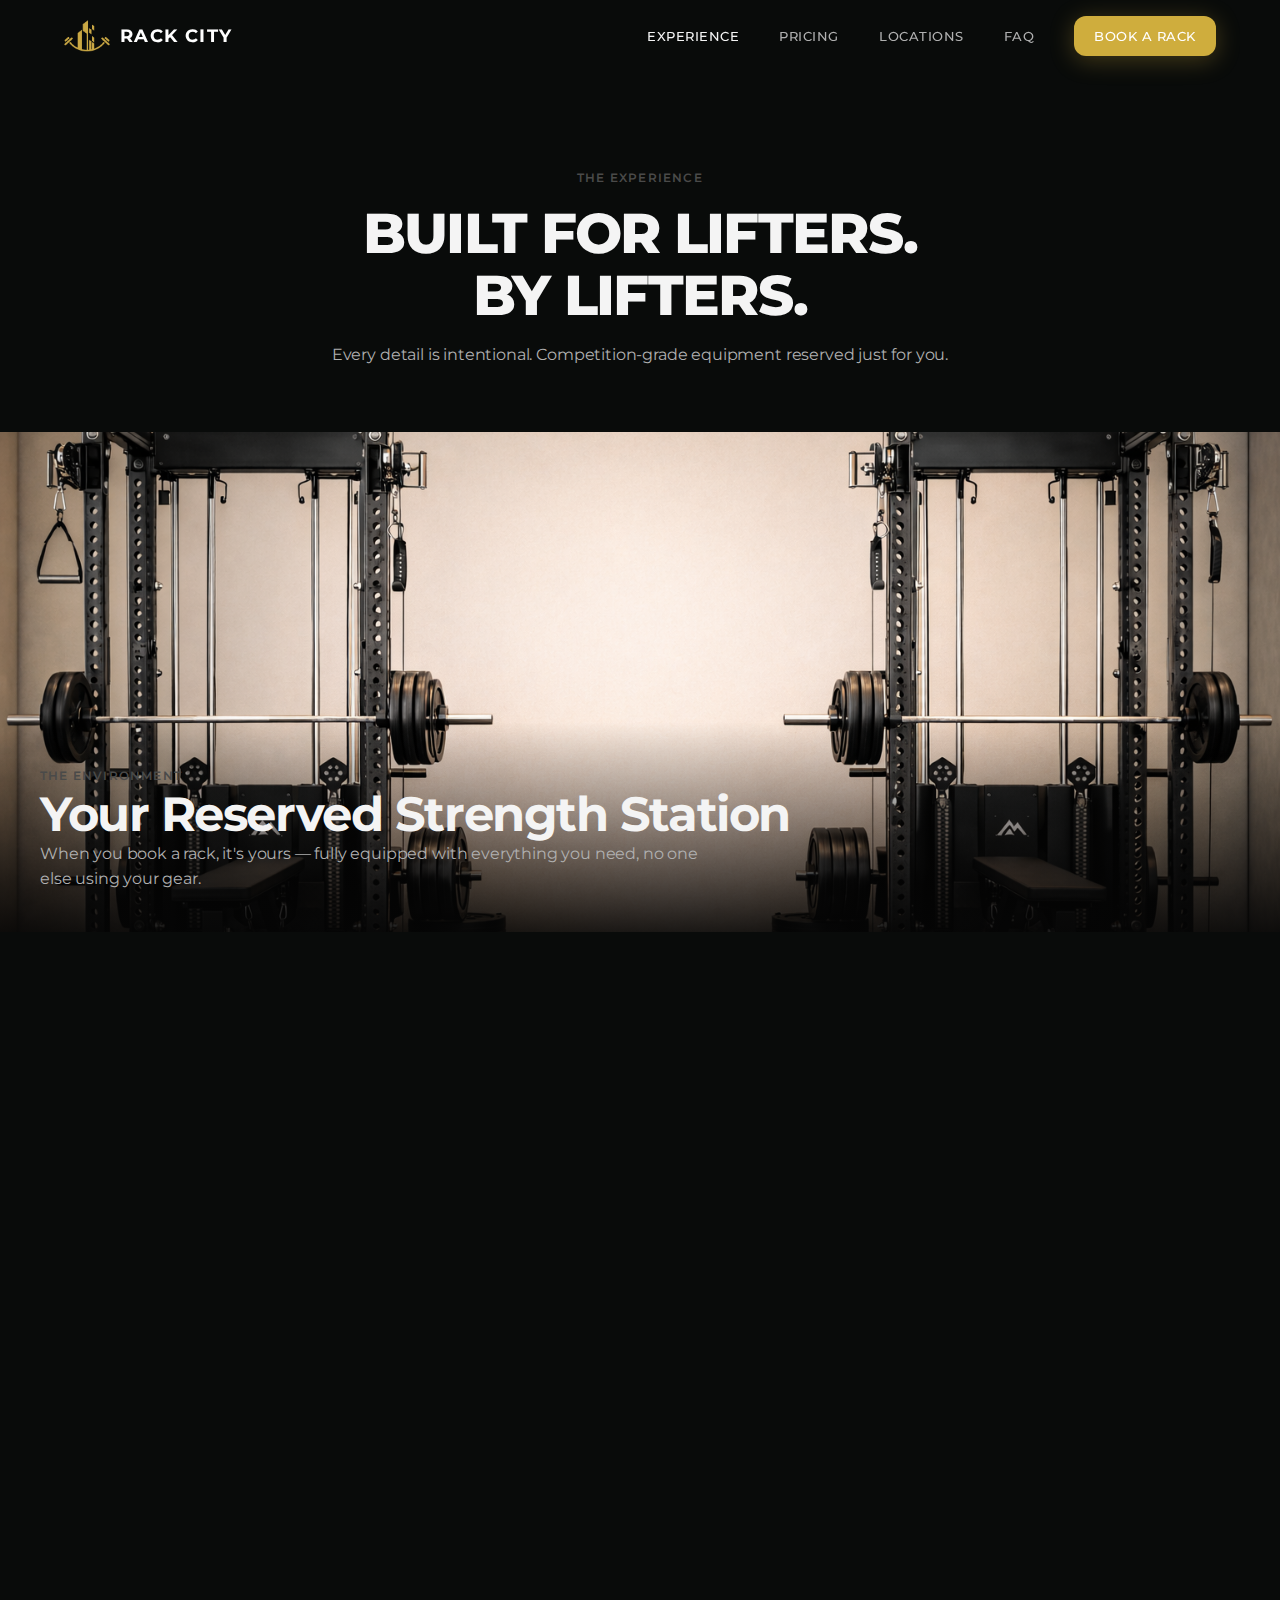
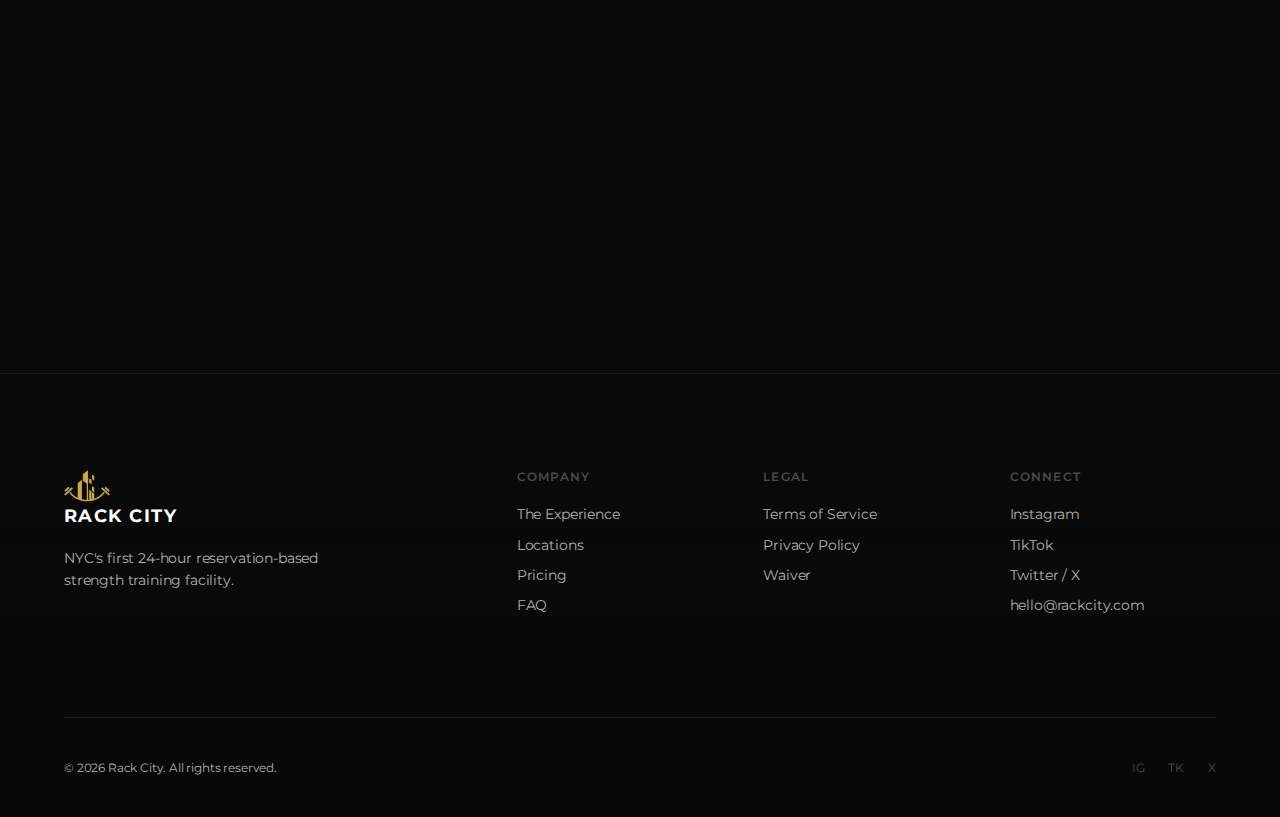
<file: experience.html>
<!DOCTYPE html>
<html lang="en">
<head>
  <meta charset="UTF-8">
  <meta name="viewport" content="width=device-width, initial-scale=1.0">
  <title>Rack City — No Waits. Just Weights.</title>
  <meta name="description" content="Competition-grade equipment. Private rooms. Smart locks. Bluetooth audio. Discover what makes Rack City different.">
  <link rel="preconnect" href="https://fonts.googleapis.com">
  <link rel="preconnect" href="https://fonts.gstatic.com" crossorigin>
  <link href="https://fonts.googleapis.com/css2?family=Montserrat:wght@400;500;600;700;800&display=swap" rel="stylesheet">
  <link rel="stylesheet" href="css/styles.css">
</head>
<body>

  <!-- ====== HEADER ====== -->
  <header class="site-header">
    <div class="header-inner">
      <a href="index.html" class="logo">
        <img src="assets/images/logo.png" alt="Rack City Logo" class="logo-icon">
        <span class="logo-text">Rack <span>City</span></span>
      </a>

      <nav class="nav-desktop">
        <a href="experience.html" class="active">Experience</a>
        <a href="pricing.html">Pricing</a>
        <a href="locations.html">Locations</a>
        <a href="faq.html">FAQ</a>
        <a href="https://rackcity.podplay.app" target="_blank" rel="noopener" class="btn btn--primary btn--sm">Book a Rack</a>
      </nav>

      <button class="menu-toggle" aria-label="Toggle menu">
        <span></span>
        <span></span>
        <span></span>
      </button>
    </div>
  </header>

  <!-- Mobile Nav -->
  <nav class="nav-mobile">
    <a href="experience.html">Experience</a>
    <a href="pricing.html">Pricing</a>
    <a href="locations.html">Locations</a>
    <a href="faq.html">FAQ</a>
    <a href="https://rackcity.podplay.app" target="_blank" rel="noopener">Book a Rack</a>
  </nav>

  <!-- Mobile FAB -->
  <a href="https://rackcity.podplay.app" target="_blank" rel="noopener" class="mobile-fab">Book a Rack</a>

  <!-- ====== PAGE HEADER ====== -->
  <section class="page-header">
    <div class="container">
      <span class="text-label">The Experience</span>
      <h1>Built for Lifters.<br>By Lifters.</h1>
      <p>Every detail is intentional. Competition-grade equipment reserved just for you.</p>
    </div>
  </section>

  <!-- ====== FEATURE BLOCK ====== -->
  <section class="feature-block fade-in">
    <div class="feature-block-img">
      <!-- Replace with high-res equipment photo -->
      <img src="assets/images/hero-bg.png" alt="Rack City training facility" loading="lazy">
    </div>
    <div class="feature-block-content">
      <span class="text-label">The Environment</span>
      <h2>Your Reserved Strength Station</h2>
      <p>When you book a rack, it's yours — fully equipped with everything you need, no one else using your gear.</p>
    </div>
  </section>


  <!-- ====== ENVIRONMENT HIGHLIGHTS ====== -->
  <section class="section">
    <div class="container">
      <div class="fade-in" style="text-align:center; margin-bottom: var(--space-xl);">
        <span class="text-label">Your Space</span>
        <h2>Safe, Private, Premium.</h2>
      </div>

      <div class="highlight-grid">
        <div class="highlight-item fade-in">
          <div class="highlight-icon">
            <svg viewBox="0 0 24 24">
              <rect x="3" y="11" width="18" height="11" rx="2" ry="2"/>
              <path d="M7 11V7a5 5 0 0 1 10 0v4"/>
            </svg>
          </div>
          <div>
            <h4>Reserved Equipment</h4>
            <p>Like your own private gym in the city.</p>
          </div>
        </div>

        <div class="highlight-item fade-in">
          <div class="highlight-icon">
            <svg viewBox="0 0 24 24">
              <path d="M12 22s8-4 8-10V5l-8-3-8 3v7c0 6 8 10 8 10z"/>
              <polyline points="9 12 11 14 15 10"/>
            </svg>
          </div>
          <div>
            <h4>24/7 Secure Access</h4>
            <p>Smart locks + security cameras throughout with 24/7 live monitoring.</p>
          </div>
        </div>

        <div class="highlight-item fade-in">
          <div class="highlight-icon">
            <svg viewBox="0 0 24 24">
              <path d="M17 21v-2a4 4 0 0 0-4-4H5a4 4 0 0 0-4 4v2"/>
              <circle cx="9" cy="7" r="4"/>
              <path d="M23 21v-2a4 4 0 0 0-3-3.87"/>
              <path d="M16 3.13a4 4 0 0 1 0 7.75"/>
            </svg>
          </div>
          <div>
            <h4>Lift Together</h4>
            <p>Share your rack with your coach, partner, or client. No extra charge.</p>
          </div>
        </div>

        <div class="highlight-item fade-in">
          <div class="highlight-icon">
            <svg viewBox="0 0 24 24">
              <line x1="2" y1="12" x2="22" y2="12"/>
              <line x1="5" y1="8" x2="5" y2="16"/>
              <line x1="19" y1="8" x2="19" y2="16"/>
              <line x1="2" y1="10" x2="2" y2="14"/>
              <line x1="22" y1="10" x2="22" y2="14"/>
            </svg>
          </div>
          <div>
            <h4>Get Stronger</h4>
            <p>Track your program, record your lifts, refine your technique.</p>
          </div>
        </div>

      </div>
    </div>
  </section>

  <!-- ====== CTA SECTION ====== -->
  <section class="section" style="text-align:center;">
    <div class="container fade-in">
      <h2>Ready to Train on Your Terms?</h2>
      <p style="margin: var(--space-sm) auto var(--space-lg);">Book your first session and experience the difference.</p>
      <a href="https://rackcity.podplay.app" target="_blank" rel="noopener" class="btn btn--primary btn--lg">Book a Rack</a>
    </div>
  </section>

  <!-- ====== FOOTER ====== -->
  <footer class="site-footer">
    <div class="container">
      <div class="footer-grid">
        <div class="footer-brand">
          <a href="index.html" class="logo">
            <img src="assets/images/logo.png" alt="Rack City Logo" class="logo-icon">
            <span class="logo-text">Rack <span>City</span></span>
          </a>
          <p>NYC's first 24-hour reservation-based strength training facility.</p>
        </div>

        <div class="footer-links">
          <h4>Company</h4>
          <a href="experience.html">The Experience</a>
          <a href="locations.html">Locations</a>
          <a href="pricing.html">Pricing</a>
          <a href="faq.html">FAQ</a>
        </div>

        <div class="footer-links">
          <h4>Legal</h4>
          <a href="#">Terms of Service</a>
          <a href="#">Privacy Policy</a>
          <a href="#">Waiver</a>
        </div>

        <div class="footer-links">
          <h4>Connect</h4>
          <a href="#">Instagram</a>
          <a href="#">TikTok</a>
          <a href="#">Twitter / X</a>
          <a href="mailto:hello@rackcity.com">hello@rackcity.com</a>
        </div>
      </div>

      <div class="footer-bottom">
        <p>&copy; 2026 Rack City. All rights reserved.</p>
        <div class="footer-socials">
          <a href="#" aria-label="Instagram">IG</a>
          <a href="#" aria-label="TikTok">TK</a>
          <a href="#" aria-label="Twitter">X</a>
        </div>
      </div>
    </div>
  </footer>

  <script src="js/main.js"></script>
</body>
</html>
</file>
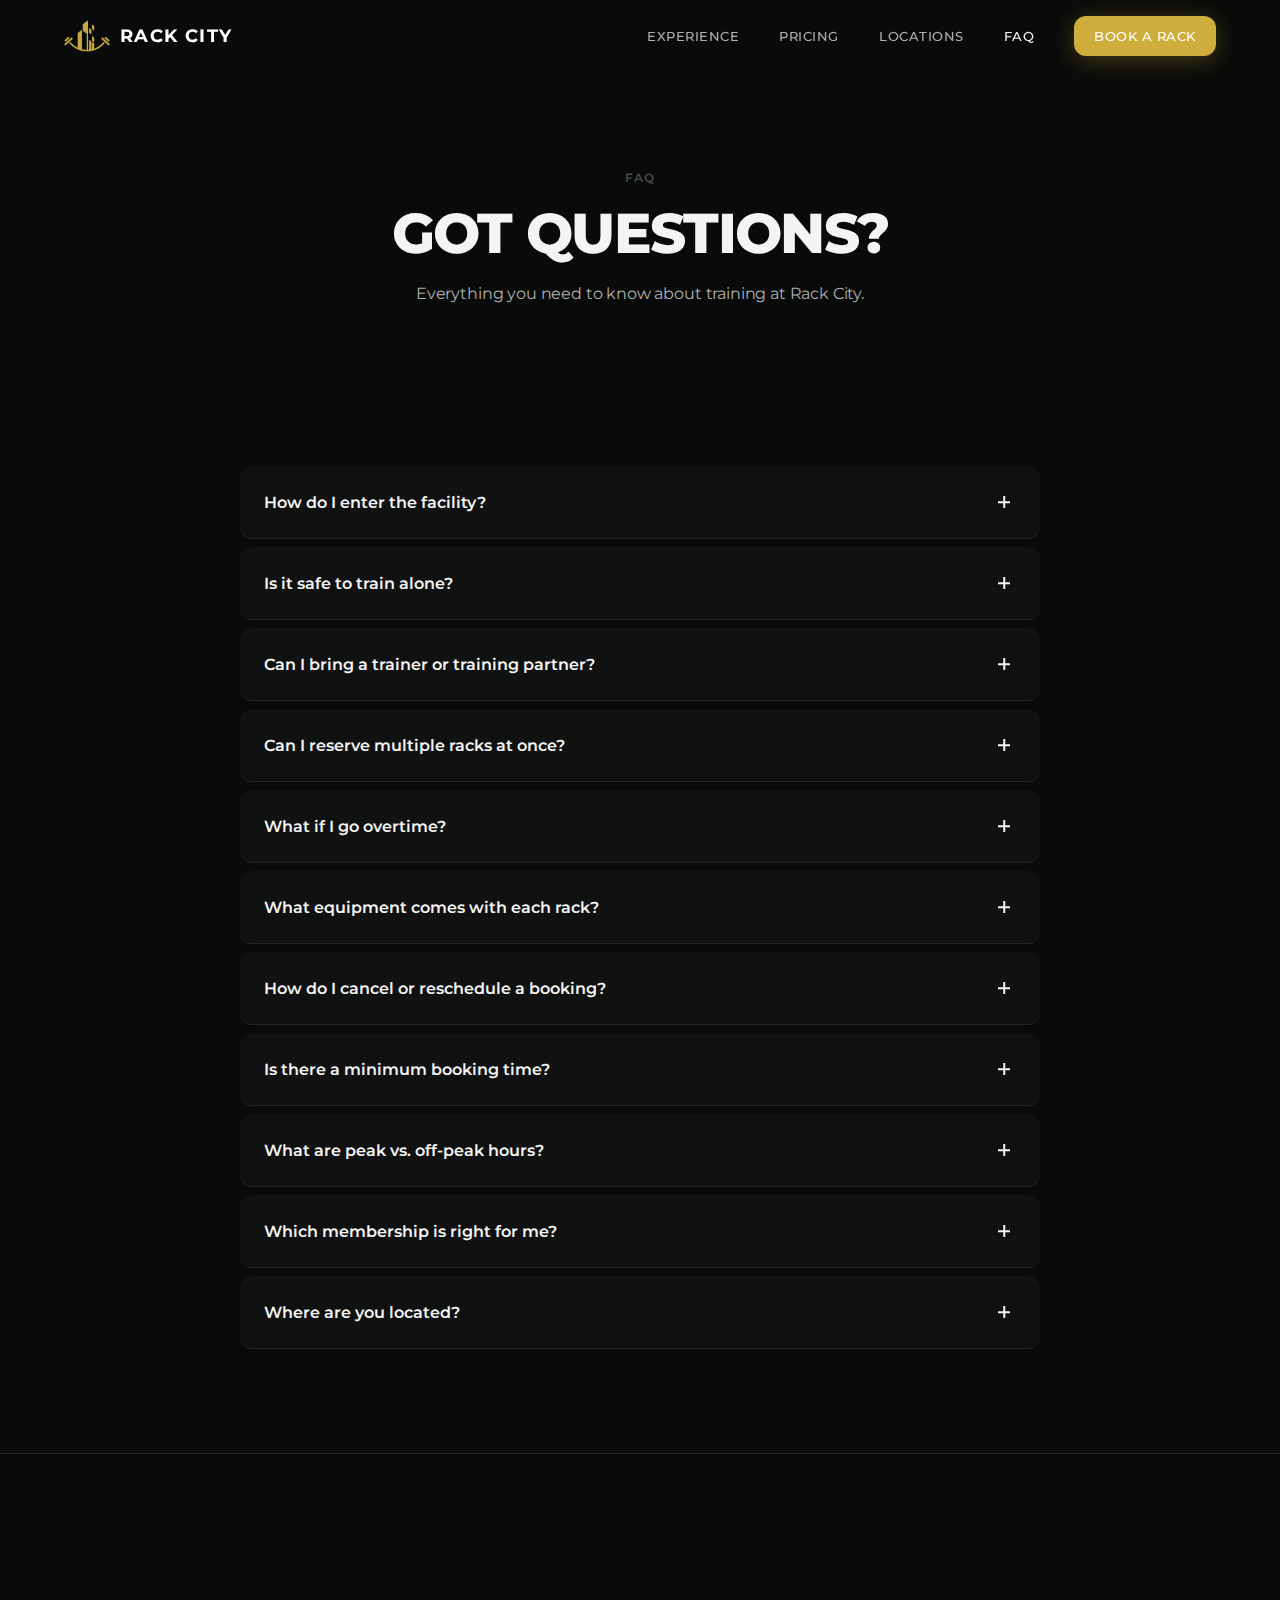
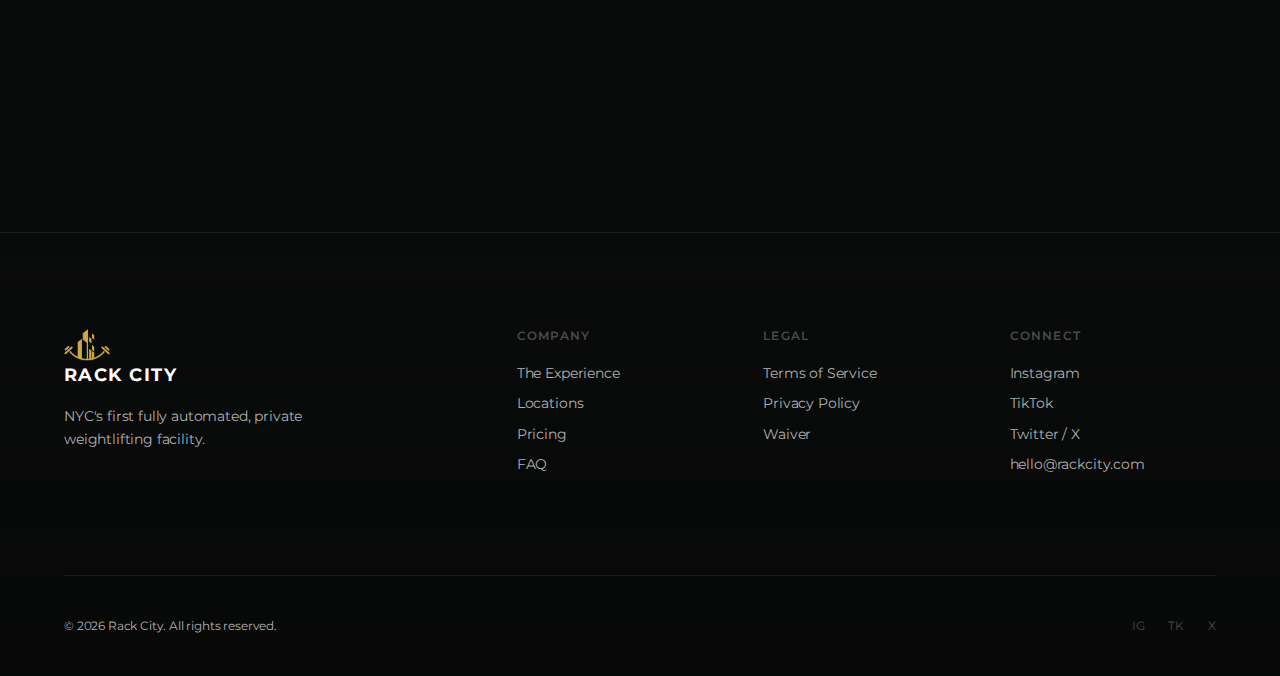
<file: faq.html>
<!DOCTYPE html>
<html lang="en">
<head>
  <meta charset="UTF-8">
  <meta name="viewport" content="width=device-width, initial-scale=1.0">
  <title>FAQ — Rack City | Private Weightlifting NYC</title>
  <meta name="description" content="Frequently asked questions about Rack City — how it works, safety, guest policies, and more.">
  <link rel="preconnect" href="https://fonts.googleapis.com">
  <link rel="preconnect" href="https://fonts.gstatic.com" crossorigin>
  <link href="https://fonts.googleapis.com/css2?family=Montserrat:wght@400;500;600;700;800&display=swap" rel="stylesheet">
  <link rel="stylesheet" href="css/styles.css">
</head>
<body>

  <!-- ====== HEADER ====== -->
  <header class="site-header">
    <div class="header-inner">
      <a href="index.html" class="logo">
        <img src="assets/images/logo.png" alt="Rack City Logo" class="logo-icon">
        <span class="logo-text">Rack <span>City</span></span>
      </a>

      <nav class="nav-desktop">
        <a href="experience.html">Experience</a>
        <a href="pricing.html">Pricing</a>
        <a href="locations.html">Locations</a>
        <a href="faq.html" class="active">FAQ</a>
        <a href="https://rackcity.podplay.app" target="_blank" rel="noopener" class="btn btn--primary btn--sm">Book a Rack</a>
      </nav>

      <button class="menu-toggle" aria-label="Toggle menu">
        <span></span>
        <span></span>
        <span></span>
      </button>
    </div>
  </header>

  <!-- Mobile Nav -->
  <nav class="nav-mobile">
    <a href="experience.html">Experience</a>
    <a href="pricing.html">Pricing</a>
    <a href="locations.html">Locations</a>
    <a href="faq.html">FAQ</a>
    <a href="https://rackcity.podplay.app" target="_blank" rel="noopener">Book a Rack</a>
  </nav>

  <!-- Mobile FAB -->
  <a href="https://rackcity.podplay.app" target="_blank" rel="noopener" class="mobile-fab">Book a Rack</a>

  <!-- ====== PAGE HEADER ====== -->
  <section class="page-header">
    <div class="container">
      <span class="text-label">FAQ</span>
      <h1>Got Questions?</h1>
      <p>Everything you need to know about training at Rack City.</p>
    </div>
  </section>

  <!-- ====== FAQ ACCORDION ====== -->
  <section class="section">
    <div class="container">
      <div class="accordion fade-in">

        <!-- Q1 -->
        <div class="accordion-item">
          <button class="accordion-trigger">
            <span>How do I enter the facility?</span>
            <div class="accordion-icon"></div>
          </button>
          <div class="accordion-content">
            <div class="accordion-content-inner">
              <p>After booking through the app, you'll receive a unique access code. Simply tap your phone or enter the code at the door during your reserved time slot. Head to your assigned rack and start training — no front desk, no check-in.</p>
            </div>
          </div>
        </div>

        <!-- Q2 -->
        <div class="accordion-item">
          <button class="accordion-trigger">
            <span>Is it safe to train alone?</span>
            <div class="accordion-icon"></div>
          </button>
          <div class="accordion-content">
            <div class="accordion-content-inner">
              <p>Absolutely. Every rack is equipped with safety spotter arms. The facility has 24/7 security cameras monitored remotely, and there's always other members around during popular hours. We chose the Rogue Monster Series with full-length safety straps as standard.</p>
            </div>
          </div>
        </div>

        <!-- Q3 -->
        <div class="accordion-item">
          <button class="accordion-trigger">
            <span>Can I bring a trainer or training partner?</span>
            <div class="accordion-icon"></div>
          </button>
          <div class="accordion-content">
            <div class="accordion-content-inner">
              <p>Yes! Each rack can accommodate a maximum of 2 people — whether that's you and a training partner, you and your trainer, or a trainer with their client. Trainers are welcome to bring clients, and clients can bring their trainers. Just make sure both people are registered in our system for facility access.</p>
            </div>
          </div>
        </div>

        <!-- Q3A -->
        <div class="accordion-item">
          <button class="accordion-trigger">
            <span>Can I reserve multiple racks at once?</span>
            <div class="accordion-icon"></div>
          </button>
          <div class="accordion-content">
            <div class="accordion-content-inner">
              <p>Absolutely! You can reserve as many racks as you need. This is perfect for trainers running small group classes, team training sessions, or if you want to ensure adjacent racks for your training crew. Just book multiple racks for the same time slot through the app.</p>
            </div>
          </div>
        </div>

        <!-- Q4 -->
        <div class="accordion-item">
          <button class="accordion-trigger">
            <span>What if I go overtime?</span>
            <div class="accordion-icon"></div>
          </button>
          <div class="accordion-content">
          <div class="accordion-content-inner">
              <p>We send a 10-minute warning notification through the app. If you go over your reserved time, you'll be charged in 15-minute increments at $5 per quarter hour. If no one is booked after you, you can extend directly from the app. We keep it fair and flexible.</p>
            </div>
          </div>
        </div>

        <!-- Q5 -->
        <div class="accordion-item">
          <button class="accordion-trigger">
            <span>What equipment comes with each rack?</span>
            <div class="accordion-icon"></div>
          </button>
          <div class="accordion-content">
            <div class="accordion-content-inner">
              <p>Every rack comes with a Rogue Monster Series power rack, Rogue Ohio Power Bar, full set of Eleiko Competition plates (up to 500+ lbs), adjustable bench, cables, pull-up bar, dip attachment, and chalk. All reserved exclusively for your session. See our <a href="experience.html" style="color: #fff; text-decoration: underline;">Experience</a> page for full specs.</p>
            </div>
          </div>
        </div>

        <!-- Q6 -->
        <div class="accordion-item">
          <button class="accordion-trigger">
            <span>How do I cancel or reschedule a booking?</span>
            <div class="accordion-icon"></div>
          </button>
          <div class="accordion-content">
            <div class="accordion-content-inner">
              <p>You can cancel or reschedule any booking up to 2 hours before your time slot with no penalty. Cancellations within 2 hours are subject to a 50% charge. All changes are done instantly through the app — no calls, no emails.</p>
            </div>
          </div>
        </div>

        <!-- Q7 -->
        <div class="accordion-item">
          <button class="accordion-trigger">
            <span>Is there a minimum booking time?</span>
            <div class="accordion-icon"></div>
          </button>
          <div class="accordion-content">
            <div class="accordion-content-inner">
              <p>For Pay-As-You-Go, the minimum is 30 minutes at $10 per half hour. Members get 1 hour per day included. You can book additional time in half-hour increments at member rates.</p>
            </div>
          </div>
        </div>

        <!-- Q8 -->
        <div class="accordion-item">
          <button class="accordion-trigger">
            <span>What are peak vs. off-peak hours?</span>
            <div class="accordion-icon"></div>
          </button>
          <div class="accordion-content">
            <div class="accordion-content-inner">
              <p>Peak hours are 5–9pm on weekdays (Monday–Friday). Off-peak is all other times — early mornings, midday, late nights, and all day on weekends. RackCity+ members can train during any off-peak hours, while RackCity Unlimited gives you access to peak hours as well.</p>
            </div>
          </div>
        </div>

        <!-- Q9 -->
        <div class="accordion-item">
          <button class="accordion-trigger">
            <span>Which membership is right for me?</span>
            <div class="accordion-icon"></div>
          </button>
          <div class="accordion-content">
            <div class="accordion-content-inner">
              <p><strong>Pay-As-You-Go:</strong> Best for trying it out or training 1–2 times per week. <strong>RackCity+:</strong> Perfect if you train during the day (before 4pm on weekdays) and want to build a daily habit. <strong>RackCity Unlimited:</strong> Ideal for serious lifters who need evening/weekend flexibility and want to lock in prime time slots months in advance.</p>
            </div>
          </div>
        </div>

        <!-- Q10 -->
        <div class="accordion-item">
          <button class="accordion-trigger">
            <span>Where are you located?</span>
            <div class="accordion-icon"></div>
          </button>
          <div class="accordion-content">
            <div class="accordion-content-inner">
              <p>We currently have locations in Midtown East, Williamsburg, and Flatiron — with more NYC neighborhoods launching soon. Check our <a href="locations.html" style="color: #fff; text-decoration: underline;">Locations</a> page for addresses and availability.</p>
            </div>
          </div>
        </div>

      </div>
    </div>
  </section>

  <!-- ====== CTA ====== -->
  <section class="section" style="text-align:center; border-top: 1px solid var(--color-border);">
    <div class="container fade-in">
      <h2>Still Have Questions?</h2>
      <p style="margin: var(--space-sm) auto var(--space-lg);">Reach out anytime. We usually respond within an hour.</p>
      <div style="display: flex; gap: var(--space-sm); justify-content: center; flex-wrap: wrap;">
        <a href="mailto:hello@rackcity.com" class="btn btn--outline">Email Us</a>
        <a href="https://rackcity.podplay.app" target="_blank" rel="noopener" class="btn btn--primary">Book a Rack</a>
      </div>
    </div>
  </section>

  <!-- ====== FOOTER ====== -->
  <footer class="site-footer">
    <div class="container">
      <div class="footer-grid">
        <div class="footer-brand">
          <a href="index.html" class="logo">
            <img src="assets/images/logo.png" alt="Rack City Logo" class="logo-icon">
            <span class="logo-text">Rack <span>City</span></span>
          </a>
          <p>NYC's first fully automated, private weightlifting facility.</p>
        </div>

        <div class="footer-links">
          <h4>Company</h4>
          <a href="experience.html">The Experience</a>
          <a href="locations.html">Locations</a>
          <a href="pricing.html">Pricing</a>
          <a href="faq.html">FAQ</a>
        </div>

        <div class="footer-links">
          <h4>Legal</h4>
          <a href="#">Terms of Service</a>
          <a href="#">Privacy Policy</a>
          <a href="#">Waiver</a>
        </div>

        <div class="footer-links">
          <h4>Connect</h4>
          <a href="#">Instagram</a>
          <a href="#">TikTok</a>
          <a href="#">Twitter / X</a>
          <a href="mailto:hello@rackcity.com">hello@rackcity.com</a>
        </div>
      </div>

      <div class="footer-bottom">
        <p>&copy; 2026 Rack City. All rights reserved.</p>
        <div class="footer-socials">
          <a href="#" aria-label="Instagram">IG</a>
          <a href="#" aria-label="TikTok">TK</a>
          <a href="#" aria-label="Twitter">X</a>
        </div>
      </div>
    </div>
  </footer>

  <script src="js/main.js"></script>
</body>
</html>
</file>
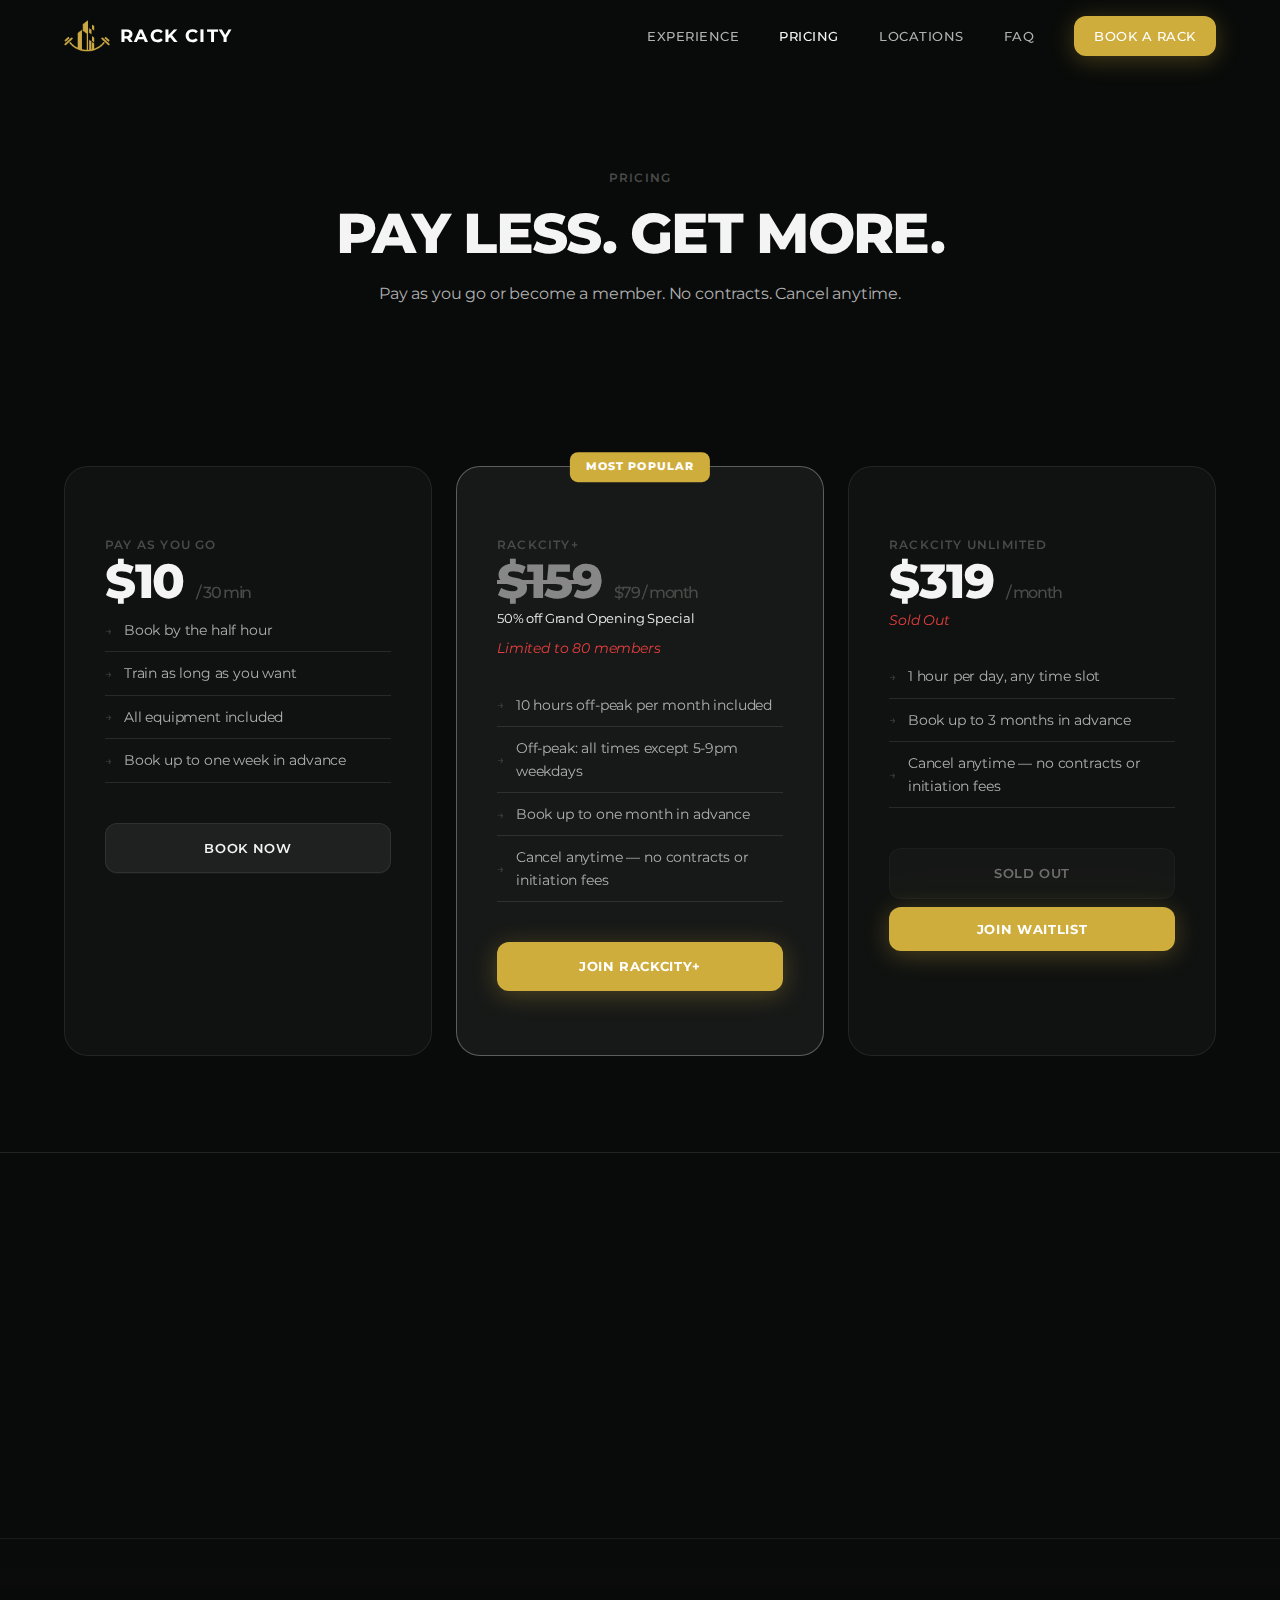
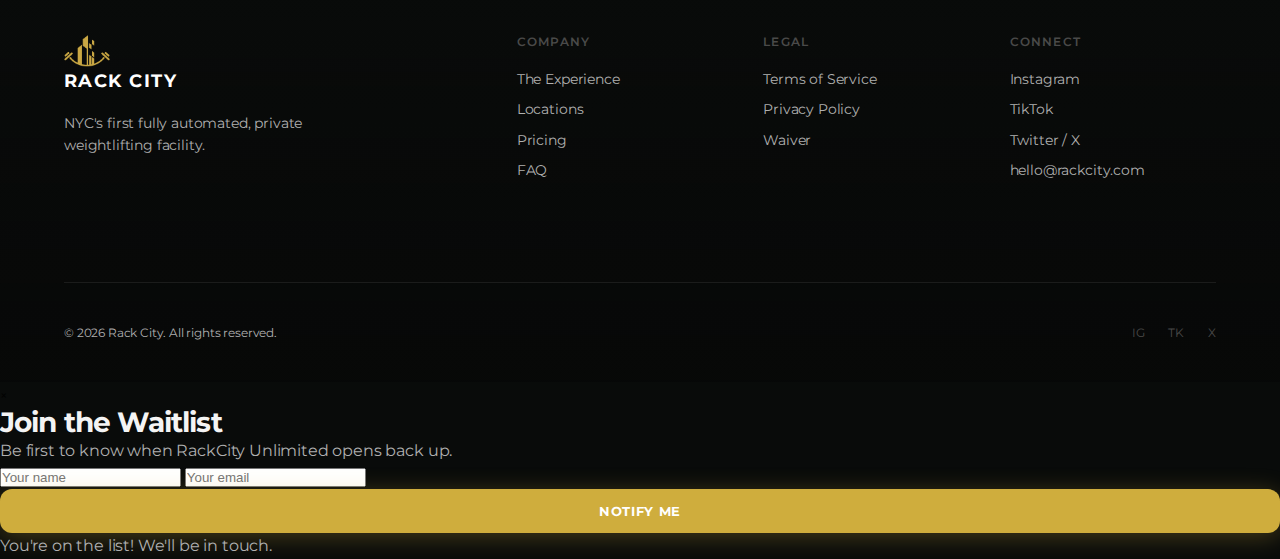
<file: pricing.html>
<!DOCTYPE html>
<html lang="en">
<head>
  <meta charset="UTF-8">
  <meta name="viewport" content="width=device-width, initial-scale=1.0">
  <title>Rack City — No Waits. Just Weights.</title>
  <meta name="description" content="Simple, transparent pricing. Pay-as-you-go or save with a membership. No wasted monthly fees.">
  <link rel="preconnect" href="https://fonts.googleapis.com">
  <link rel="preconnect" href="https://fonts.gstatic.com" crossorigin>
  <link href="https://fonts.googleapis.com/css2?family=Montserrat:wght@400;500;600;700;800&display=swap" rel="stylesheet">
  <link rel="stylesheet" href="css/styles.css">
</head>
<body>

  <!-- ====== HEADER ====== -->
  <header class="site-header">
    <div class="header-inner">
      <a href="index.html" class="logo">
        <img src="assets/images/logo.png" alt="Rack City Logo" class="logo-icon">
        <span class="logo-text">Rack <span>City</span></span>
      </a>

      <nav class="nav-desktop">
        <a href="experience.html">Experience</a>
        <a href="pricing.html" class="active">Pricing</a>
        <a href="locations.html">Locations</a>
        <a href="faq.html">FAQ</a>
        <a href="https://rackcity.podplay.app" target="_blank" rel="noopener" class="btn btn--primary btn--sm">Book a Rack</a>
      </nav>

      <button class="menu-toggle" aria-label="Toggle menu">
        <span></span>
        <span></span>
        <span></span>
      </button>
    </div>
  </header>

  <!-- Mobile Nav -->
  <nav class="nav-mobile">
    <a href="experience.html">Experience</a>
    <a href="pricing.html">Pricing</a>
    <a href="locations.html">Locations</a>
    <a href="faq.html">FAQ</a>
    <a href="https://rackcity.podplay.app" target="_blank" rel="noopener">Book a Rack</a>
  </nav>

  <!-- Mobile FAB -->
  <a href="https://rackcity.podplay.app" target="_blank" rel="noopener" class="mobile-fab">Book a Rack</a>

  <!-- ====== PAGE HEADER ====== -->
  <section class="page-header">
    <div class="container">
      <span class="text-label">Pricing</span>
      <h1>Pay Less. Get More.</h1>
      <p>Pay as you go or become a member. No contracts. Cancel anytime.</p>
    </div>
  </section>

  <!-- ====== PRICING CARDS ====== -->
  <section class="section">
    <div class="container">
      <div class="pricing-grid">

      <!-- Pay As You Go -->
        <div class="pricing-card fade-in">
          <span class="text-label">Pay As You Go</span>
          <div class="pricing-amount">$10 <span>/ 30 min</span></div>
          <ul class="pricing-features">
            <li>Book by the half hour</li>
            <li>Train as long as you want</li>
            <li>All equipment included</li>
            <li>Book up to one week in advance</li>
          </ul>
          <a href="https://rackcity.podplay.app" target="_blank" rel="noopener" class="btn btn--outline" style="width:100%;">Book Now</a>
        </div>

        <!-- RackCity+ — Featured -->
        <div class="pricing-card pricing-card--featured fade-in">
          <span class="text-label">RackCity+</span>
          <div class="pricing-amount"><s style="opacity:0.5;">$159</s> <span style="white-space: nowrap;">$79 <span>/ month</span></span></div>
          <p style="font-size: 0.8rem; color: var(--color-text-muted); margin: 0 0 var(--space-xs);">50% off Grand Opening Special</p>
          <p style="color: #e53e3e; font-style: italic; font-size: 0.875rem; margin: 0 0 var(--space-md);">Limited to 80 members</p>
          <ul class="pricing-features">
            <li>10 hours off-peak per month included</li>
            <li>Off-peak: all times except 5-9pm weekdays</li>
            <li>Book up to one month in advance</li>
            <li>Cancel anytime — no contracts or initiation fees</li>
          </ul>
          <a href="https://rackcity.podplay.app" target="_blank" rel="noopener" class="btn btn--primary" style="width:100%;">Join RackCity+</a>
        </div>

        <!-- RackCity Unlimited -->
        <div class="pricing-card pricing-card--unlimited fade-in">
          <span class="text-label">RackCity Unlimited</span>
          <div class="pricing-amount">$319 <span>/ month</span></div>
          <p style="color: #e53e3e; font-style: italic; font-size: 0.875rem; margin: 0 0 var(--space-md);">Sold Out</p>
          <ul class="pricing-features">
            <li>1 hour per day, any time slot</li>
            <li>Book up to 3 months in advance</li>
            <li>Cancel anytime &mdash; no contracts or initiation fees</li>
          </ul>
          <a class="btn btn--outline" style="width:100%; pointer-events:none; opacity:0.4; cursor:not-allowed;">Sold Out</a>
          <button class="btn btn--primary waitlist-trigger" style="width:100%; margin-top: var(--space-xs);">Join Waitlist</button>
        </div>

      </div>
    </div>
  </section>

  <!-- ====== CTA ====== -->
  <section class="section" style="text-align:center; border-top: 1px solid var(--color-border);">
    <div class="container fade-in">
      <h2>Start Training Today.</h2>
      <p style="margin: var(--space-sm) auto var(--space-lg);">Your first session is just a tap away.</p>
      <a href="https://rackcity.podplay.app" target="_blank" rel="noopener" class="btn btn--primary btn--lg">Book a Rack</a>
    </div>
  </section>

  <!-- ====== FOOTER ====== -->
  <footer class="site-footer">
    <div class="container">
      <div class="footer-grid">
        <div class="footer-brand">
          <a href="index.html" class="logo">
            <img src="assets/images/logo.png" alt="Rack City Logo" class="logo-icon">
            <span class="logo-text">Rack <span>City</span></span>
          </a>
          <p>NYC's first fully automated, private weightlifting facility.</p>
        </div>

        <div class="footer-links">
          <h4>Company</h4>
          <a href="experience.html">The Experience</a>
          <a href="locations.html">Locations</a>
          <a href="pricing.html">Pricing</a>
          <a href="faq.html">FAQ</a>
        </div>

        <div class="footer-links">
          <h4>Legal</h4>
          <a href="#">Terms of Service</a>
          <a href="#">Privacy Policy</a>
          <a href="#">Waiver</a>
        </div>

        <div class="footer-links">
          <h4>Connect</h4>
          <a href="#">Instagram</a>
          <a href="#">TikTok</a>
          <a href="#">Twitter / X</a>
          <a href="mailto:hello@rackcity.com">hello@rackcity.com</a>
        </div>
      </div>

      <div class="footer-bottom">
        <p>&copy; 2026 Rack City. All rights reserved.</p>
        <div class="footer-socials">
          <a href="#" aria-label="Instagram">IG</a>
          <a href="#" aria-label="TikTok">TK</a>
          <a href="#" aria-label="Twitter">X</a>
        </div>
      </div>
    </div>
  </footer>

  <!-- Waitlist Modal -->
  <div class="waitlist-modal" id="waitlistModal" aria-modal="true" role="dialog">
    <div class="waitlist-modal-backdrop"></div>
    <div class="waitlist-modal-box">
      <button class="waitlist-modal-close" aria-label="Close">&times;</button>
      <h3>Join the Waitlist</h3>
      <p>Be first to know when RackCity Unlimited opens back up.</p>
      <form class="waitlist-modal-form" id="waitlistForm" novalidate>
        <input type="text" id="waitlistName" name="name" placeholder="Your name" required autocomplete="name">
        <input type="email" id="waitlistEmail" name="email" placeholder="Your email" required autocomplete="email">
        <button type="submit" class="btn btn--primary" style="width:100%;">Notify Me</button>
      </form>
      <p class="waitlist-success" id="waitlistSuccess">You're on the list! We'll be in touch.</p>
    </div>
  </div>

  <script src="js/main.js"></script>
</body>
</html>
</file>
<file: css/styles.css>
/* ============================================
   RACK CITY — Design System & Styles
   Dark Mode Industrial Luxury
   Mobile-First Responsive
   ============================================ */

/* --- CSS Custom Properties --- */
:root {
  /* Brand Colors */
  --color-black: #090b0a;           /* Primary: Charcoal Black */
  --color-charcoal: #090b0a;        /* Primary: Charcoal Black */
  --color-primary: #cfad3d;         /* Primary: Rich Gold */
  --color-surface: #0D0D0D;
  --color-surface-elevated: #111111;
  --color-border: rgba(255, 255, 255, 0.1);
  --color-white: #f4f4f4;           /* Accent: Ivory White */
  --color-gray-100: #f4f4f4;        /* Accent: Ivory White */
  --color-gray-300: #B0B0B0;
  --color-gray-500: #4a4a49;        /* Secondary: Steel Grey */
  --color-gray-700: #3A3A3A;
  --color-accent: #cfad3d;          /* Primary: Rich Gold */
  --color-accent-teal: #20b9a1;     /* Accent: Electric Teal */
  --color-green: #1e814e;           /* Secondary: Emerald Green */

  /* Frosted Glass */
  --glass-bg: rgba(255, 255, 255, 0.03);
  --glass-bg-strong: rgba(255, 255, 255, 0.06);
  --glass-border: rgba(255, 255, 255, 0.08);
  --glass-blur: 20px;

  /* Typography */
  --font-primary: 'Montserrat', -apple-system, BlinkMacSystemFont, 'Segoe UI', sans-serif;
  --tracking-tight: -0.03em;
  --tracking-normal: -0.01em;

  /* Spacing */
  --space-xs: 0.5rem;
  --space-sm: 1rem;
  --space-md: 1.5rem;
  --space-lg: 2.5rem;
  --space-xl: 4rem;
  --space-2xl: 6rem;
  --space-3xl: 8rem;

  /* Layout */
  --container-max: 1200px;
  --container-narrow: 800px;
  --header-height: 72px;

  /* Border Radius */
  --radius-sm: 8px;
  --radius-md: 12px;
  --radius-lg: 16px;
  --radius-xl: 24px;

  /* Transitions */
  --transition-fast: 150ms ease;
  --transition-base: 250ms ease;
  --transition-slow: 400ms cubic-bezier(0.16, 1, 0.3, 1);
}

/* --- Reset --- */
*,
*::before,
*::after {
  margin: 0;
  padding: 0;
  box-sizing: border-box;
}

html {
  font-size: 16px;
  scroll-behavior: smooth;
  -webkit-font-smoothing: antialiased;
  -moz-osx-font-smoothing: grayscale;
}

body {
  font-family: var(--font-primary);
  background-color: var(--color-black);
  color: var(--color-white);
  line-height: 1.6;
  letter-spacing: var(--tracking-normal);
  overflow-x: hidden;
}

img, video {
  max-width: 100%;
  height: auto;
  display: block;
}

a {
  color: inherit;
  text-decoration: none;
}

ul, ol {
  list-style: none;
}

button {
  font-family: inherit;
  cursor: pointer;
  border: none;
  background: none;
}

/* --- Typography --- */
h1, h2, h3, h4, h5, h6 {
  font-weight: 700;
  letter-spacing: var(--tracking-tight);
  line-height: 1.1;
}

h1 {
  font-size: clamp(2.5rem, 8vw, 5.5rem);
  font-weight: 800;
  text-transform: uppercase;
}

h2 {
  font-size: clamp(1.75rem, 4vw, 3rem);
}

h3 {
  font-size: clamp(1.25rem, 2.5vw, 1.75rem);
}

h4 {
  font-size: 1.125rem;
}

p {
  color: var(--color-gray-300);
  max-width: 60ch;
}

.text-label {
  font-size: 0.75rem;
  font-weight: 600;
  letter-spacing: 0.1em;
  text-transform: uppercase;
  color: var(--color-gray-500);
}

/* --- Layout Utilities --- */
.container {
  width: 100%;
  max-width: var(--container-max);
  margin: 0 auto;
  padding: 0 var(--space-md);
}

.container--narrow {
  max-width: var(--container-narrow);
}

.section {
  padding: var(--space-2xl) 0;
  position: relative;
}

.section--lg {
  padding: var(--space-3xl) 0;
}

.section-with-bg,
.comparison-section,
.equipment-showcase {
  position: relative;
  overflow: hidden;
}

.section-bg {
  position: absolute;
  inset: 0;
  z-index: 0;
}

.section-bg img {
  width: 100%;
  height: 100%;
  object-fit: cover;
  opacity: 0.35;
}

.section-bg-overlay {
  position: absolute;
  inset: 0;
  background: linear-gradient(
    to bottom,
    rgba(5, 5, 5, 0.5) 0%,
    rgba(5, 5, 5, 0.7) 50%,
    rgba(5, 5, 5, 0.9) 100%
  );
}

.section-bg-overlay--dark {
  background: linear-gradient(
    to bottom,
    rgba(5, 5, 5, 0.7) 0%,
    rgba(5, 5, 5, 0.85) 50%,
    rgba(5, 5, 5, 0.95) 100%
  );
}

.section > .container {
  position: relative;
  z-index: 2;
}

/* --- Buttons --- */
.btn {
  display: inline-flex;
  align-items: center;
  justify-content: center;
  gap: 0.5rem;
  padding: 0.875rem 2rem;
  font-size: 0.8125rem;
  font-weight: 600;
  letter-spacing: 0.05em;
  text-transform: uppercase;
  border-radius: var(--radius-md);
  transition: all var(--transition-base);
  white-space: nowrap;
}

.btn--primary {
  background: var(--color-primary);
  color: #ffffff;
  font-weight: 700;
  box-shadow: 0 4px 24px rgba(207, 173, 61, 0.3);
}

.btn--primary:hover {
  background: #e0c158;
  transform: translateY(-2px);
  box-shadow: 0 8px 32px rgba(207, 173, 61, 0.4);
}

.btn--outline {
  background: var(--glass-bg);
  backdrop-filter: blur(var(--glass-blur));
  -webkit-backdrop-filter: blur(var(--glass-blur));
  color: var(--color-white);
  border: 1px solid var(--glass-border);
}

.btn--outline:hover {
  background: var(--glass-bg-strong);
  border-color: rgba(255, 255, 255, 0.2);
}

.btn--ghost {
  background: transparent;
  color: var(--color-white);
  padding: 0.875rem 1rem;
}

.btn--ghost:hover {
  color: var(--color-gray-300);
}

.btn--sm {
  padding: 0.625rem 1.25rem;
  font-size: 0.75rem;
}

.btn--lg {
  padding: 1.125rem 2.5rem;
  font-size: 0.875rem;
}

/* ============================================
   HEADER / NAVIGATION
   ============================================ */
.site-header {
  position: fixed;
  top: 0;
  left: 0;
  right: 0;
  z-index: 1000;
  height: var(--header-height);
  background: transparent;
  transition: background var(--transition-base), backdrop-filter var(--transition-base);
}

.site-header.scrolled {
  background: rgba(5, 5, 5, 0.7);
  backdrop-filter: blur(var(--glass-blur));
  -webkit-backdrop-filter: blur(var(--glass-blur));
}

.header-inner {
  display: flex;
  align-items: center;
  justify-content: space-between;
  height: 100%;
  max-width: var(--container-max);
  margin: 0 auto;
  padding: 0 var(--space-md);
}

.logo {
  display: flex;
  align-items: center;
  gap: 0.625rem;
  font-size: 1.125rem;
  font-weight: 700;
  letter-spacing: 0.08em;
  text-transform: uppercase;
  color: var(--color-white);
  z-index: 1001;
}

.logo-icon {
  height: 32px;
  width: auto;
  display: block;
}

.logo-text {
  font-weight: 700;
  color: #ffffff;
}

.logo-text span {
  font-weight: 700;
  opacity: 1;
  color: #ffffff;
}

/* Desktop Nav */
.nav-desktop {
  display: none;
  align-items: center;
  gap: var(--space-lg);
}

.nav-desktop a {
  font-size: 0.8125rem;
  font-weight: 500;
  letter-spacing: 0.04em;
  text-transform: uppercase;
  color: var(--color-gray-300);
  transition: color var(--transition-fast);
}

.nav-desktop a:hover,
.nav-desktop a.active {
  color: var(--color-white);
}

.nav-desktop .btn--primary {
  color: #ffffff;
}

/* Mobile Menu Button */
.menu-toggle {
  display: flex;
  flex-direction: column;
  justify-content: center;
  gap: 5px;
  width: 28px;
  height: 28px;
  z-index: 1001;
}

.menu-toggle span {
  display: block;
  width: 100%;
  height: 1.5px;
  background: var(--color-white);
  transition: all var(--transition-base);
  transform-origin: center;
}

.menu-toggle.active span:nth-child(1) {
  transform: rotate(45deg) translate(4.5px, 4.5px);
}

.menu-toggle.active span:nth-child(2) {
  opacity: 0;
}

.menu-toggle.active span:nth-child(3) {
  transform: rotate(-45deg) translate(4.5px, -4.5px);
}

/* Mobile Nav Overlay */
.nav-mobile {
  position: fixed;
  inset: 0;
  z-index: 999;
  background: var(--color-black);
  display: flex;
  flex-direction: column;
  justify-content: center;
  align-items: center;
  gap: var(--space-lg);
  opacity: 0;
  visibility: hidden;
  transition: all var(--transition-slow);
}

.nav-mobile.open {
  opacity: 1;
  visibility: visible;
}

.nav-mobile a {
  font-size: 2rem;
  font-weight: 700;
  letter-spacing: var(--tracking-tight);
  text-transform: uppercase;
  color: var(--color-white);
  transform: translateY(20px);
  opacity: 0;
  transition: all var(--transition-slow);
}

.nav-mobile.open a {
  transform: translateY(0);
  opacity: 1;
}

.nav-mobile.open a:nth-child(1) { transition-delay: 100ms; }
.nav-mobile.open a:nth-child(2) { transition-delay: 150ms; }
.nav-mobile.open a:nth-child(3) { transition-delay: 200ms; }
.nav-mobile.open a:nth-child(4) { transition-delay: 250ms; }
.nav-mobile.open a:nth-child(5) { transition-delay: 300ms; }

/* Mobile Sticky FAB */
.mobile-fab {
  display: block;
  position: fixed;
  bottom: var(--space-md);
  left: var(--space-md);
  right: var(--space-md);
  z-index: 998;
  text-align: center;
  padding: 1rem;
  background: var(--color-primary);
  color: #ffffff;
  font-size: 0.8125rem;
  font-weight: 700;
  letter-spacing: 0.05em;
  text-transform: uppercase;
  border-radius: var(--radius-lg);
  box-shadow: 0 8px 32px rgba(0, 0, 0, 0.4), 0 0 0 1px rgba(207, 173, 61, 0.3);
  transition: transform var(--transition-base);
}

.mobile-fab:hover {
  transform: translateY(-2px);
}

/* ============================================
   HERO SECTION
   ============================================ */
.hero {
  position: relative;
  display: flex;
  align-items: center;
  justify-content: center;
  min-height: 100vh;
  min-height: 100dvh;
  text-align: center;
  overflow: hidden;
}

.hero-bg {
  position: absolute;
  inset: 0;
  z-index: 0;
  background: var(--color-black);
}

.hero-bg video,
.hero-bg img {
  width: 100%;
  height: 100%;
  object-fit: cover;
  object-position: center center;
  opacity: 0.4;
}


.hero-overlay {
  position: absolute;
  inset: 0;
  background: linear-gradient(
    to bottom,
    rgba(5, 5, 5, 0.3) 0%,
    rgba(5, 5, 5, 0.6) 60%,
    var(--color-black) 100%
  );
  z-index: 1;
}

.hero-content {
  position: relative;
  z-index: 2;
  padding: var(--space-xl) var(--space-md);
}

.hero h1 {
  margin-bottom: var(--space-sm);
}

.hero p {
  font-size: clamp(1rem, 2vw, 1.25rem);
  color: var(--color-gray-300);
  margin: 0 auto var(--space-lg);
  max-width: 480px;
}

/* ============================================
   HOW IT WORKS
   ============================================ */
.steps-grid {
  display: grid;
  grid-template-columns: 1fr;
  gap: var(--space-lg);
  text-align: center;
}

.step {
  padding: var(--space-lg);
  background: var(--glass-bg);
  backdrop-filter: blur(var(--glass-blur));
  -webkit-backdrop-filter: blur(var(--glass-blur));
  border: 1px solid var(--glass-border);
  border-radius: var(--radius-xl);
  transition: all var(--transition-base);
}

.step:hover {
  background: var(--glass-bg-strong);
  transform: translateY(-4px);
}

.step-number {
  display: inline-flex;
  align-items: center;
  justify-content: center;
  width: 48px;
  height: 48px;
  background: var(--glass-bg-strong);
  border: 1px solid var(--glass-border);
  border-radius: var(--radius-md);
  font-size: 0.875rem;
  font-weight: 700;
  color: var(--color-white);
  margin-bottom: var(--space-md);
}

.step-icon {
  width: 48px;
  height: 48px;
  margin: 0 auto var(--space-md);
  color: var(--color-white);
  opacity: 0.9;
}

.step-icon svg {
  width: 100%;
  height: 100%;
  stroke: currentColor;
  fill: none;
  stroke-width: 1.5;
  stroke-linecap: round;
  stroke-linejoin: round;
}

.step h3 {
  margin-bottom: var(--space-xs);
}

.step p {
  margin: 0 auto;
  font-size: 0.875rem;
}

/* ============================================
   SOCIAL PROOF
   ============================================ */
.social-proof {
  text-align: center;
  border-top: 1px solid var(--glass-border);
  position: relative;
  overflow: hidden;
}

.press-logos {
  display: flex;
  flex-wrap: wrap;
  align-items: center;
  justify-content: center;
  gap: var(--space-lg);
  margin-top: var(--space-lg);
}

.press-logos span {
  font-size: 0.875rem;
  font-weight: 600;
  letter-spacing: 0.08em;
  text-transform: uppercase;
  color: var(--color-gray-500);
  padding: var(--space-sm) var(--space-md);
  background: var(--glass-bg);
  border: 1px solid var(--glass-border);
  border-radius: var(--radius-md);
}

/* Waitlist */
.waitlist-form {
  display: flex;
  flex-direction: column;
  gap: var(--space-sm);
  max-width: 480px;
  margin: var(--space-lg) auto 0;
}

.waitlist-form input[type="email"] {
  padding: 1rem 1.5rem;
  background: var(--glass-bg);
  backdrop-filter: blur(var(--glass-blur));
  -webkit-backdrop-filter: blur(var(--glass-blur));
  border: 1px solid var(--glass-border);
  border-radius: var(--radius-md);
  color: var(--color-white);
  font-family: var(--font-primary);
  font-size: 0.9375rem;
  outline: none;
  transition: all var(--transition-base);
}

.waitlist-form input[type="email"]::placeholder {
  color: var(--color-gray-500);
}

.waitlist-form input[type="email"]:focus {
  border-color: rgba(255, 255, 255, 0.3);
  background: var(--glass-bg-strong);
}

/* ============================================
   EQUIPMENT / SPECS GRID
   ============================================ */
.specs-grid {
  display: grid;
  grid-template-columns: 1fr;
  gap: var(--space-sm);
}

.spec-card {
  background: var(--glass-bg);
  backdrop-filter: blur(var(--glass-blur));
  -webkit-backdrop-filter: blur(var(--glass-blur));
  border: 1px solid var(--glass-border);
  border-radius: var(--radius-lg);
  padding: var(--space-lg);
  transition: all var(--transition-base);
}

.spec-card:hover {
  background: var(--glass-bg-strong);
  transform: translateY(-4px);
}

.spec-card .text-label {
  margin-bottom: var(--space-sm);
}

.spec-card h3 {
  margin-bottom: var(--space-xs);
}

.spec-card p {
  font-size: 0.875rem;
}

/* Image feature block */
.feature-block {
  position: relative;
  min-height: 400px;
  display: flex;
  align-items: flex-end;
  overflow: hidden;
}

.feature-block-img {
  position: absolute;
  inset: 0;
}

.feature-block-img img {
  width: 100%;
  height: 100%;
  object-fit: cover;
}

.feature-block-content {
  position: relative;
  z-index: 2;
  padding: var(--space-lg);
  background: linear-gradient(to top, rgba(5, 5, 5, 0.9), transparent);
  width: 100%;
}

/* Environment highlights */
.highlight-grid {
  display: grid;
  grid-template-columns: 1fr;
  gap: var(--space-sm);
}

.highlight-item {
  display: flex;
  align-items: flex-start;
  gap: var(--space-md);
  padding: var(--space-lg);
  background: var(--glass-bg);
  backdrop-filter: blur(var(--glass-blur));
  -webkit-backdrop-filter: blur(var(--glass-blur));
  border: 1px solid var(--glass-border);
  border-radius: var(--radius-lg);
  transition: all var(--transition-base);
}

.highlight-item:hover {
  background: var(--glass-bg-strong);
  transform: translateY(-2px);
}

.highlight-icon {
  flex-shrink: 0;
  width: 40px;
  height: 40px;
  color: var(--color-white);
}

.highlight-icon svg {
  width: 100%;
  height: 100%;
  stroke: currentColor;
  fill: none;
  stroke-width: 1.5;
}

/* ============================================
   LOCATIONS
   ============================================ */
.locations-grid {
  display: grid;
  grid-template-columns: 1fr;
  gap: var(--space-md);
}

.location-card {
  background: var(--glass-bg);
  backdrop-filter: blur(var(--glass-blur));
  -webkit-backdrop-filter: blur(var(--glass-blur));
  border: 1px solid var(--glass-border);
  border-radius: var(--radius-xl);
  overflow: hidden;
  transition: all var(--transition-base);
}

.location-card:hover {
  background: var(--glass-bg-strong);
  transform: translateY(-4px);
}

.location-card-img {
  position: relative;
  height: 200px;
  overflow: hidden;
  background: var(--color-charcoal);
  border-radius: var(--radius-lg) var(--radius-lg) 0 0;
}

.location-card-img img {
  width: 100%;
  height: 100%;
  object-fit: cover;
  transition: transform var(--transition-slow);
}

.location-card:hover .location-card-img img {
  transform: scale(1.03);
}

.location-card-body {
  padding: var(--space-md);
}

.location-card-body .text-label {
  margin-bottom: var(--space-xs);
}

.location-card-body h3 {
  margin-bottom: 0.25rem;
}

.location-card-body address {
  font-style: normal;
  font-size: 0.875rem;
  color: var(--color-gray-500);
  margin-bottom: var(--space-md);
}

/* Map placeholder */
.map-container {
  width: 100%;
  height: 400px;
  background: var(--color-charcoal);
  border: 1px solid var(--color-border);
  display: flex;
  align-items: center;
  justify-content: center;
  filter: grayscale(1);
  margin-top: var(--space-lg);
}

.map-container iframe {
  width: 100%;
  height: 100%;
  border: none;
  filter: grayscale(1) invert(1) contrast(1.1);
}

.map-placeholder-text {
  color: var(--color-gray-500);
  font-size: 0.875rem;
  text-transform: uppercase;
  letter-spacing: 0.05em;
}

/* ============================================
   PRICING
   ============================================ */
.pricing-grid {
  display: grid;
  grid-template-columns: 1fr;
  gap: var(--space-md);
}

.pricing-card {
  background: var(--glass-bg);
  backdrop-filter: blur(var(--glass-blur));
  -webkit-backdrop-filter: blur(var(--glass-blur));
  border: 1px solid var(--glass-border);
  border-radius: var(--radius-xl);
  padding: var(--space-xl) var(--space-lg);
  position: relative;
  transition: all var(--transition-base);
}

.pricing-card:hover {
  background: var(--glass-bg-strong);
  transform: translateY(-4px);
}

.pricing-card--featured {
  border-color: rgba(255, 255, 255, 0.3);
  background: var(--glass-bg-strong);
}

.pricing-card--featured::before {
  content: 'MOST POPULAR';
  position: absolute;
  top: 0;
  left: 50%;
  transform: translate(-50%, -50%);
  background: var(--color-primary);
  color: #ffffff;
  font-size: 0.6875rem;
  font-weight: 800;
  letter-spacing: 0.1em;
  padding: 0.375rem 1rem;
  border-radius: var(--radius-sm);
}

.pricing-card .text-label {
  margin-bottom: var(--space-sm);
}

.pricing-amount {
  font-size: 3rem;
  font-weight: 800;
  letter-spacing: var(--tracking-tight);
  line-height: 1;
  margin-bottom: 0.25rem;
}

.pricing-amount span {
  font-size: 1rem;
  font-weight: 500;
  color: var(--color-gray-500);
}

.pricing-desc {
  color: var(--color-gray-500);
  font-size: 0.875rem;
  margin-bottom: var(--space-lg);
}

.pricing-features {
  margin-bottom: var(--space-lg);
}

.pricing-features li {
  padding: 0.625rem 0;
  font-size: 0.875rem;
  color: var(--color-gray-300);
  border-bottom: 1px solid var(--color-border);
  display: flex;
  align-items: center;
  gap: 0.75rem;
}

.pricing-features li::before {
  content: '→';
  color: var(--color-gray-500);
  font-size: 0.75rem;
}

.pricing-highlight {
  display: inline-block;
  padding: var(--space-sm) var(--space-md);
  background: var(--color-charcoal);
  border: 1px solid var(--color-border);
  font-size: 0.8125rem;
  font-weight: 600;
  color: var(--color-gray-300);
  text-align: center;
  margin-top: var(--space-md);
  width: 100%;
}

/* ============================================
   FAQ / ACCORDION
   ============================================ */
.accordion {
  max-width: var(--container-narrow);
  margin: 0 auto;
}

.accordion-item {
  border-bottom: 1px solid var(--glass-border);
  background: var(--glass-bg);
  border-radius: var(--radius-md);
  margin-bottom: var(--space-xs);
  padding: 0 var(--space-md);
  transition: all var(--transition-base);
}

.accordion-item:hover {
  background: var(--glass-bg-strong);
}

.accordion-trigger {
  width: 100%;
  display: flex;
  align-items: center;
  justify-content: space-between;
  padding: var(--space-md) 0;
  font-size: 1rem;
  font-weight: 600;
  color: var(--color-white);
  text-align: left;
  transition: color var(--transition-fast);
}

.accordion-trigger:hover {
  color: var(--color-gray-300);
}

.accordion-icon {
  flex-shrink: 0;
  width: 24px;
  height: 24px;
  position: relative;
  margin-left: var(--space-md);
}

.accordion-icon::before,
.accordion-icon::after {
  content: '';
  position: absolute;
  background: var(--color-white);
  transition: transform var(--transition-base);
}

.accordion-icon::before {
  width: 12px;
  height: 1.5px;
  top: 50%;
  left: 50%;
  transform: translate(-50%, -50%);
}

.accordion-icon::after {
  width: 1.5px;
  height: 12px;
  top: 50%;
  left: 50%;
  transform: translate(-50%, -50%);
}

.accordion-item.active .accordion-icon::after {
  transform: translate(-50%, -50%) rotate(90deg);
}

.accordion-content {
  max-height: 0;
  overflow: hidden;
  transition: max-height var(--transition-slow);
}

.accordion-content-inner {
  padding-bottom: var(--space-md);
}

.accordion-content p {
  font-size: 0.9375rem;
  line-height: 1.7;
}

/* ============================================
   FOOTER
   ============================================ */
.site-footer {
  border-top: 1px solid var(--glass-border);
  padding: var(--space-2xl) 0 var(--space-lg);
  background: linear-gradient(to bottom, transparent, rgba(5, 5, 5, 0.5));
}

.footer-grid {
  display: grid;
  grid-template-columns: 1fr;
  gap: var(--space-lg);
  margin-bottom: var(--space-2xl);
}

.footer-brand .logo {
  display: inline-block;
  margin-bottom: var(--space-sm);
}

.footer-brand p {
  font-size: 0.875rem;
  max-width: 280px;
}

.footer-links h4 {
  font-size: 0.75rem;
  font-weight: 600;
  letter-spacing: 0.1em;
  text-transform: uppercase;
  color: var(--color-gray-500);
  margin-bottom: var(--space-sm);
}

.footer-links a {
  display: block;
  font-size: 0.875rem;
  color: var(--color-gray-300);
  padding: 0.25rem 0;
  transition: color var(--transition-fast);
}

.footer-links a:hover {
  color: var(--color-white);
}

.footer-bottom {
  display: flex;
  flex-direction: column;
  gap: var(--space-sm);
  padding-top: var(--space-lg);
  border-top: 1px solid var(--glass-border);
  font-size: 0.75rem;
  color: var(--color-gray-500);
}

.footer-socials {
  display: flex;
  gap: var(--space-md);
}

.footer-socials a {
  color: var(--color-gray-500);
  transition: color var(--transition-fast);
}

.footer-socials a:hover {
  color: var(--color-white);
}

/* ============================================
   PAGE HEADERS (inner pages)
   ============================================ */
.page-header {
  padding: calc(var(--header-height) + var(--space-2xl)) 0 var(--space-xl);
  text-align: center;
}

.page-header .text-label {
  margin-bottom: var(--space-sm);
  display: block;
}

.page-header h1 {
  font-size: clamp(2rem, 5vw, 3.5rem);
  margin-bottom: var(--space-sm);
}

.page-header p {
  margin: 0 auto;
}

/* ============================================
   COMPARISON / PROBLEM-SOLUTION SECTION
   ============================================ */
.comparison-section {
  position: relative;
}

.comparison-section > .container {
  display: flex;
  flex-direction: column;
  align-items: center;
  gap: var(--space-md);
}

/* Problem Block */
.problem-block {
  background: var(--glass-bg);
  backdrop-filter: blur(var(--glass-blur));
  -webkit-backdrop-filter: blur(var(--glass-blur));
  border: 1px solid var(--glass-border);
  border-radius: var(--radius-xl);
  padding: var(--space-xl);
  max-width: 600px;
  text-align: center;
}

.problem-block h2 {
  font-size: clamp(1.5rem, 4vw, 2rem);
  margin: var(--space-sm) 0;
  color: var(--color-gray-100);
}

.problem-block > p {
  color: var(--color-gray-400);
  margin: 0 auto;
  max-width: 440px;
  line-height: 1.7;
}

.problem-list {
  margin-top: var(--space-lg);
  display: flex;
  flex-direction: column;
  gap: var(--space-md);
  text-align: left;
}

.problem-item {
  display: flex;
  align-items: flex-start;
  gap: var(--space-md);
}

.problem-item-icon {
  flex-shrink: 0;
  width: 48px;
  height: 48px;
  color: var(--color-white);
  opacity: 0.85;
}

.problem-item-icon svg {
  width: 100%;
  height: 100%;
}

.problem-item p {
  margin: 0;
  font-size: 0.875rem;
  line-height: 1.6;
  color: var(--color-gray-300);
  max-width: none;
}

/* Solution Block */
.solution-block {
  background: var(--glass-bg-strong);
  backdrop-filter: blur(var(--glass-blur));
  -webkit-backdrop-filter: blur(var(--glass-blur));
  border: 1px solid rgba(255, 255, 255, 0.12);
  border-radius: var(--radius-xl);
  padding: var(--space-xl);
  max-width: 600px;
  text-align: center;
}

.solution-block h2 {
  font-size: clamp(1.75rem, 5vw, 2.5rem);
  margin: var(--space-sm) 0;
}

.solution-block > p {
  color: var(--color-gray-300);
  margin: 0 auto var(--space-lg);
  max-width: 420px;
}

.solution-stats {
  display: flex;
  justify-content: center;
  gap: var(--space-lg);
  margin-bottom: var(--space-lg);
}

.stat {
  text-align: center;
}

.stat-number {
  display: block;
  font-size: 2.5rem;
  font-weight: 800;
  letter-spacing: var(--tracking-tight);
  line-height: 1;
  color: var(--color-white);
}

.stat-label {
  display: block;
  font-size: 0.6875rem;
  font-weight: 600;
  letter-spacing: 0.06em;
  text-transform: uppercase;
  color: var(--color-gray-500);
  margin-top: var(--space-xs);
}

/* ============================================
   EQUIPMENT SHOWCASE
   ============================================ */
.equipment-showcase {
  position: relative;
  background: transparent;
  overflow: hidden;
}

.equipment-showcase .container {
  position: relative;
  z-index: 2;
}

.equipment-grid {
  display: grid;
  grid-template-columns: repeat(2, 1fr);
  gap: var(--space-sm);
}

.equipment-item {
  text-align: center;
  padding: var(--space-lg) var(--space-md);
  background: var(--glass-bg);
  backdrop-filter: blur(var(--glass-blur));
  -webkit-backdrop-filter: blur(var(--glass-blur));
  border: 1px solid var(--glass-border);
  border-radius: var(--radius-lg);
  transition: all var(--transition-base);
}

.equipment-item:hover {
  background: var(--glass-bg-strong);
  transform: translateY(-4px);
}

.equipment-icon {
  width: 40px;
  height: 40px;
  margin: 0 auto var(--space-sm);
  color: var(--color-white);
  opacity: 0.9;
}

.equipment-icon svg {
  width: 100%;
  height: 100%;
}

.equipment-item h4 {
  font-size: 0.875rem;
  font-weight: 600;
  margin-bottom: 0.25rem;
}

.equipment-item p {
  font-size: 0.75rem;
  color: var(--color-gray-500);
  margin: 0;
}

/* ============================================
   CONTACT FORM
   ============================================ */
.contact-form-wrap {
  margin-top: var(--space-2xl);
  padding-top: var(--space-xl);
  border-top: 1px solid var(--glass-border);
  max-width: 520px;
  margin-left: auto;
  margin-right: auto;
}

.contact-form {
  display: flex;
  flex-direction: column;
  align-items: stretch;
  gap: var(--space-sm);
  margin-top: var(--space-md);
  width: 100%;
}

.contact-form input[type="email"],
.contact-form textarea {
  width: 100%;
  padding: 1rem 1.5rem;
  background: var(--glass-bg);
  backdrop-filter: blur(var(--glass-blur));
  -webkit-backdrop-filter: blur(var(--glass-blur));
  border: 1px solid var(--glass-border);
  border-radius: var(--radius-md);
  color: var(--color-white);
  font-family: var(--font-primary);
  font-size: 0.9375rem;
  outline: none;
  resize: vertical;
  transition: all var(--transition-base);
}

.contact-form input[type="email"]::placeholder,
.contact-form textarea::placeholder {
  color: var(--color-gray-500);
}

.contact-form input[type="email"]:focus,
.contact-form textarea:focus {
  border-color: rgba(255, 255, 255, 0.3);
  background: var(--glass-bg-strong);
}

/* ============================================
   ANIMATIONS
   ============================================ */
.fade-in {
  opacity: 0;
  transform: translateY(24px);
  transition: opacity 0.6s ease, transform 0.6s ease;
}

.fade-in.visible {
  opacity: 1;
  transform: translateY(0);
}

/* ============================================
   RESPONSIVE — Tablet (768px+)
   ============================================ */
@media (min-width: 768px) {
  .steps-grid {
    grid-template-columns: repeat(3, 1fr);
  }

  .specs-grid {
    grid-template-columns: repeat(2, 1fr);
  }

  .highlight-grid {
    grid-template-columns: repeat(2, 1fr);
  }

  .locations-grid {
    grid-template-columns: repeat(2, 1fr);
  }

  .pricing-grid {
    grid-template-columns: repeat(2, 1fr);
  }

  .footer-grid {
    grid-template-columns: 1.5fr 1fr 1fr;
  }

  .footer-bottom {
    flex-direction: row;
    justify-content: space-between;
    align-items: center;
  }

  .waitlist-form {
    flex-direction: row;
  }

  .waitlist-form input[type="email"] {
    flex: 1;
  }

  .problem-block,
  .solution-block {
    padding: var(--space-2xl);
  }

  .solution-stats {
    gap: var(--space-xl);
  }

  .equipment-grid {
    grid-template-columns: repeat(4, 1fr);
  }
}

/* ============================================
   RESPONSIVE — Desktop (1024px+)
   ============================================ */
@media (min-width: 1024px) {
  .nav-desktop {
    display: flex;
  }

  .menu-toggle {
    display: none;
  }

  .mobile-fab {
    display: none;
  }

  .nav-mobile {
    display: none !important;
  }

  .specs-grid {
    grid-template-columns: repeat(4, 1fr);
  }

  .locations-grid {
    grid-template-columns: repeat(3, 1fr);
  }

  .pricing-grid {
    grid-template-columns: repeat(3, 1fr);
  }

  .footer-grid {
    grid-template-columns: 2fr 1fr 1fr 1fr;
  }

  .feature-block {
    min-height: 500px;
  }

  .comparison-section > .container {
    flex-direction: row;
    align-items: stretch;
  }

  .problem-block,
  .solution-block {
    flex: 1;
    max-width: none;
  }
}
</file>
